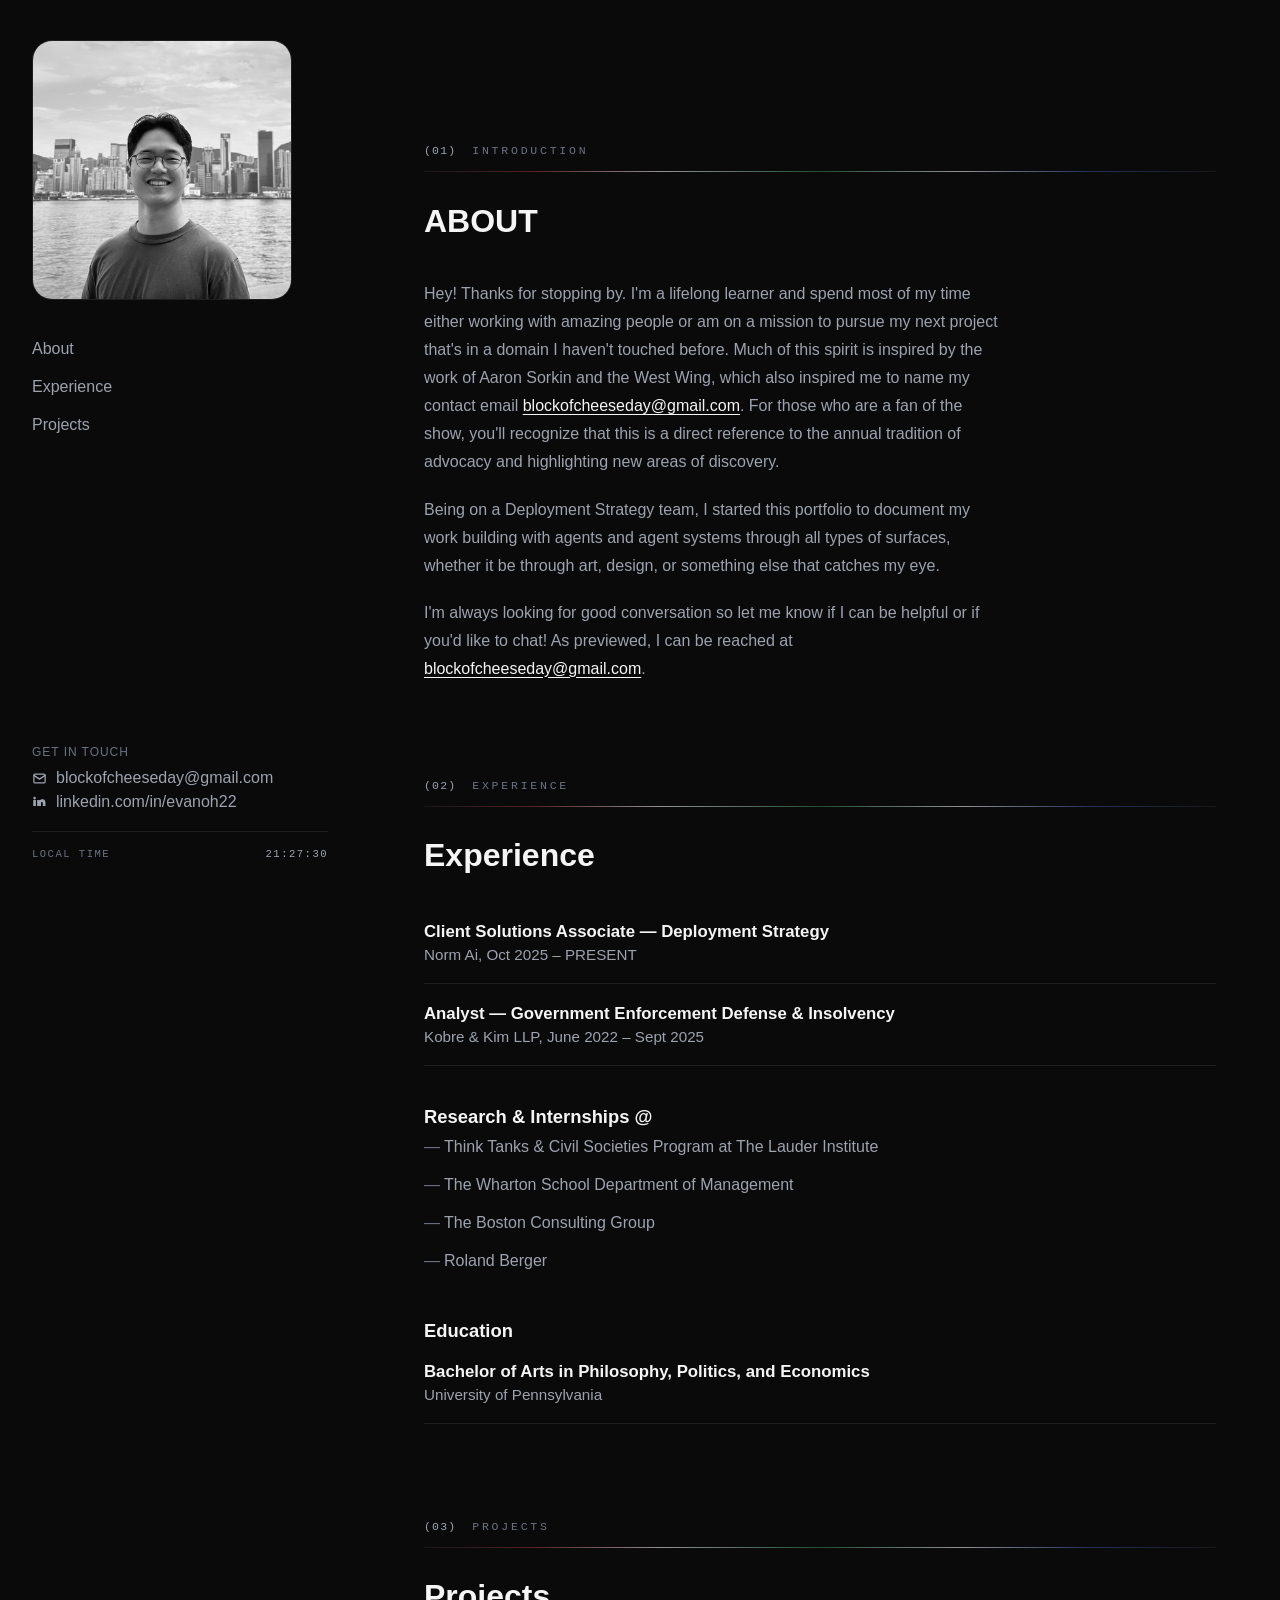
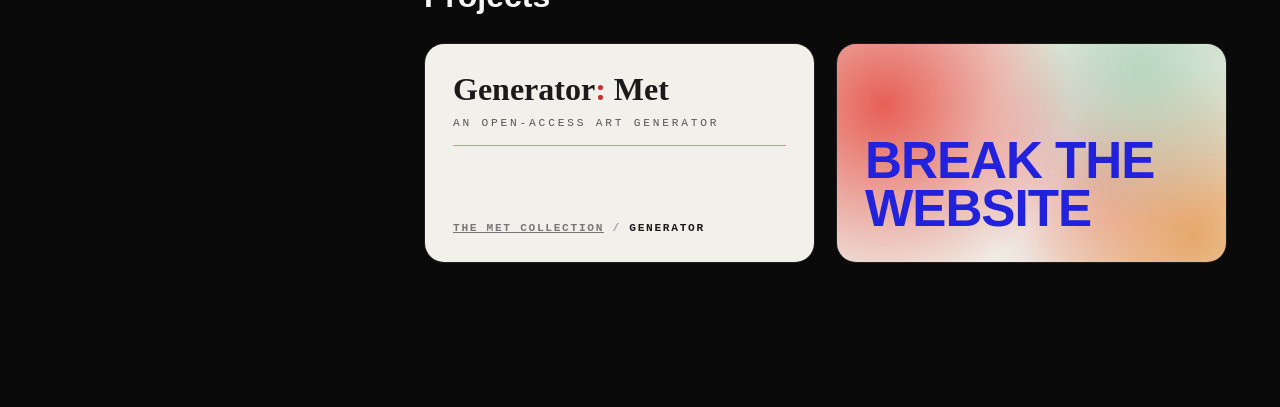
<file: index.html>
<!doctype html>
<html lang="en">
<head>
  <meta charset="utf-8">
  <meta name="viewport" content="width=device-width, initial-scale=1">
  <title>About — Portfolio</title>
  <meta name="description" content="Personal portfolio — building with agents and agent systems across art, design, and more.">
  <link rel="stylesheet" href="css/base.css">
  <link rel="stylesheet" href="css/content.css">
  <link rel="stylesheet" href="css/projects.css">
</head>
<body>

  <aside class="sidebar">
    <img
      class="profile-photo"
      src="assets/IMG_1256.JPG"
      alt="Portrait photo"
      onerror="this.onerror=null;this.src='data:image/svg+xml,%3Csvg%20xmlns%3D%22http://www.w3.org/2000/svg%22%20width%3D%22260%22%20height%3D%22260%22%20viewBox%3D%220%200%20260%20260%22%3E%3Crect%20width%3D%22260%22%20height%3D%22260%22%20fill%3D%22%231a1a1a%22/%3E%3Ccircle%20cx%3D%22130%22%20cy%3D%22100%22%20r%3D%2245%22%20fill%3D%22%233a3a3a%22/%3E%3Cpath%20d%3D%22M50%20215c0-49%2036-88%2080-88s80%2039%2080%2088%22%20fill%3D%22%233a3a3a%22/%3E%3C/svg%3E'"
    />

    <nav class="side-nav">
      <a href="#about">About</a>
      <a href="#experience">Experience</a>
      <a href="#projects">Projects</a>
    </nav>

    <div class="sidebar-contact">
      <p class="contact-label">Get in touch</p>
      <div class="contact-links">
        <a href="mailto:blockofcheeseday@gmail.com">
          <svg viewBox="0 0 24 24" fill="none" stroke="currentColor" stroke-width="2" stroke-linecap="round" stroke-linejoin="round">
            <rect x="3" y="5" width="18" height="14" rx="2"></rect>
            <path d="m3 7 9 6 9-6"></path>
          </svg>
          blockofcheeseday@gmail.com
        </a>
        <a href="https://www.linkedin.com/in/evanoh22/" target="_blank" rel="noopener">
          <svg viewBox="0 0 24 24" fill="currentColor">
            <path d="M4.98 3.5a2.5 2.5 0 1 1 0 5 2.5 2.5 0 0 1 0-5zM2.4 9.4h5.16V21H2.4zM9.9 9.4h4.95v1.58h.07c.69-1.24 2.38-2.55 4.9-2.55 5.24 0 6.2 3.28 6.2 7.54V21h-5.16v-4.9c0-1.17-.02-2.67-1.63-2.67-1.63 0-1.88 1.27-1.88 2.58V21H9.9z" transform="scale(0.83)"></path>
          </svg>
          linkedin.com/in/evanoh22
        </a>
      </div>
      <div class="sidebar-clock">
        <span>Local Time</span>
        <span class="clock-time" id="clock">--:--:--</span>
      </div>
    </div>
  </aside>

  <main class="main">

    <section id="about">
      <div class="section-kicker">
        <span class="k-index">(01)</span>
        <span class="k-label">Introduction</span>
      </div>
      <div class="prism-divider"></div>
      <h1 class="page-title">ABOUT</h1>

      <div class="about-copy">
        <p>Hey! Thanks for stopping by. I'm a lifelong learner and spend most of my time either working with amazing people or am on a mission to pursue my next project that's in a domain I haven't touched before. Much of this spirit is inspired by the work of Aaron Sorkin and the West Wing, which also inspired me to name my contact email <a href="mailto:blockofcheeseday@gmail.com">blockofcheeseday@gmail.com</a>. For those who are a fan of the show, you'll recognize that this is a direct reference to the annual tradition of advocacy and highlighting new areas of discovery.</p>

        <p>Being on a Deployment Strategy team, I started this portfolio to document my work building with agents and agent systems through all types of surfaces, whether it be through art, design, or something else that catches my eye.</p>

        <p>I'm always looking for good conversation so let me know if I can be helpful or if you'd like to chat! As previewed, I can be reached at <a href="mailto:blockofcheeseday@gmail.com">blockofcheeseday@gmail.com</a>.</p>
      </div>
    </section>

    <section id="experience">
      <div class="section-kicker">
        <span class="k-index">(02)</span>
        <span class="k-label">Experience</span>
      </div>
      <div class="prism-divider"></div>
      <h2 class="section-title">Experience</h2>

      <div class="xp-entry">
        <div class="xp-role">Client Solutions Associate — Deployment Strategy</div>
        <div class="xp-meta">Norm Ai, Oct 2025 – PRESENT</div>
      </div>

      <div class="xp-entry">
        <div class="xp-role">Analyst — Government Enforcement Defense &amp; Insolvency</div>
        <div class="xp-meta">Kobre &amp; Kim LLP, June 2022 – Sept 2025</div>
      </div>

      <h3 class="xp-subhead">Research &amp; Internships @</h3>
      <ul class="xp-list">
        <li>Think Tanks &amp; Civil Societies Program at The Lauder Institute</li>
        <li>The Wharton School Department of Management</li>
        <li>The Boston Consulting Group</li>
        <li>Roland Berger</li>
      </ul>

      <h3 class="xp-subhead">Education</h3>
      <div class="xp-entry">
        <div class="xp-role">Bachelor of Arts in Philosophy, Politics, and Economics</div>
        <div class="xp-meta">University of Pennsylvania</div>
      </div>
    </section>

    <section id="projects">
      <div class="section-kicker">
        <span class="k-index">(03)</span>
        <span class="k-label">Projects</span>
      </div>
      <div class="prism-divider"></div>
      <h2 class="section-title">Projects</h2>
      <div class="project-grid">

        <a class="project-card" href="https://artgenerator.app/" target="_blank" rel="noopener">
          <div class="card-face card-met">
            <div class="card-face-top">
              <h3 class="met-headline">Generator<span class="met-colon">:</span> Met</h3>
              <p class="met-tagline">AN OPEN-ACCESS ART GENERATOR</p>
              <hr class="met-rule">
            </div>
            <div class="met-breadcrumb">
              <span class="met-crumb-muted">THE MET COLLECTION</span>
              <span class="met-crumb-sep"> / </span>
              <span class="met-crumb-dark">GENERATOR</span>
            </div>
          </div>
          <div class="card-desc">
            This web app explores how I approach abstracting the physicality of a museum visit into a digital medium. Currently being referenced on the backend for a new project training agents on the Met Museum Open Access database.
          </div>
        </a>

        <a class="project-card" href="https://project-4-frontend-pi.vercel.app/" target="_blank" rel="noopener">
          <div class="card-face card-break">
            <div class="break-headline">
              <span>BREAK THE</span>
              <span>WEBSITE</span>
            </div>
          </div>
          <div class="card-desc">
            This web app is an independent project built to educate through illustration, showing how agent loops work by way of a familiar surface: design and website maintenance.
          </div>
        </a>

      </div>
    </section>

  </main>

  <div class="cursor-diamond" aria-hidden="true">
    <svg viewBox="0 0 24 24"><path d="M12 0c.6 6.4 5 10.8 11.4 11.4-6.4.6-10.8 5-11.4 11.4C11.4 16.4 7 12 0 11.4 6.4 10.8 11.4 6.4 12 0Z"/></svg>
    <svg viewBox="0 0 24 24"><path d="M12 0c.6 6.4 5 10.8 11.4 11.4-6.4.6-10.8 5-11.4 11.4C11.4 16.4 7 12 0 11.4 6.4 10.8 11.4 6.4 12 0Z"/></svg>
    <svg viewBox="0 0 24 24"><path d="M12 0c.6 6.4 5 10.8 11.4 11.4-6.4.6-10.8 5-11.4 11.4C11.4 16.4 7 12 0 11.4 6.4 10.8 11.4 6.4 12 0Z"/></svg>
  </div>

  <script src="js/site.js"></script>
  <script src="js/projects.js"></script>
</body>
</html>
</file>
<file: css/base.css>
:root {
  --bg: #0a0a0a;
  --bg-card: #111111;
  --border: #1f1f1f;
  --border-hover: #333333;
  --text: #f5f5f5;
  --text-muted: #9ca3af;
  --text-dim: #6b7280;
  --radius-lg: 20px;
  --radius-md: 14px;
  --sidebar-w: 360px;
  --font-sans: "Inter", -apple-system, BlinkMacSystemFont, "Segoe UI", Roboto, "Helvetica Neue", Arial, sans-serif;
  --font-mono: ui-monospace, "SFMono-Regular", "SF Mono", Menlo, Consolas, "Liberation Mono", monospace;
}

/* Editorial monospace metadata (Roshan Sahu influence) */
.mono {
  font-family: var(--font-mono);
  text-transform: uppercase;
  letter-spacing: 0.18em;
  font-size: 0.7rem;
  color: var(--text-dim);
}

*,
*::before,
*::after {
  box-sizing: border-box;
}

body {
  margin: 0;
}

img {
  max-width: 100%;
}

html {
  scroll-behavior: smooth;
}

body {
  background: var(--bg);
  color: var(--text);
  font-family: var(--font-sans);
  -webkit-font-smoothing: antialiased;
  -moz-osx-font-smoothing: grayscale;
}

.sidebar {
  position: fixed;
  top: 0;
  left: 0;
  height: 100vh;
  width: var(--sidebar-w);
  padding: 40px 32px;
  display: flex;
  flex-direction: column;
  gap: 32px;
}

.profile-photo {
  display: block;
  width: 100%;
  max-width: 260px;
  aspect-ratio: 1 / 1;
  object-fit: cover;
  border-radius: var(--radius-lg);
  filter: grayscale(1);
  border: 1px solid var(--border);
}

.side-nav {
  display: flex;
  flex-direction: column;
  gap: 4px;
}

.side-nav a {
  display: block;
  padding: 8px 0;
  color: var(--text-muted);
  text-decoration: none;
  transition: color 0.2s;
}

.side-nav a:hover {
  color: var(--text);
}

.sidebar-contact {
  margin-top: auto;
}

.sidebar-contact .contact-label {
  margin: 0 0 10px;
  font-size: 0.75rem;
  letter-spacing: 0.08em;
  text-transform: uppercase;
  color: var(--text-dim);
}

.contact-links {
  display: flex;
  flex-direction: column;
  gap: 6px;
}

.contact-links a {
  display: inline-flex;
  align-items: center;
  gap: 9px;
  color: var(--text-muted);
  text-decoration: none;
  transition: color 0.2s;
  width: fit-content;
}

.contact-links a svg {
  width: 15px;
  height: 15px;
  flex-shrink: 0;
}

.contact-links a:hover {
  color: var(--text);
}

/* Live local-time clock (Roshan Sahu "current time" influence) */
.sidebar-clock {
  margin-top: 20px;
  padding-top: 16px;
  border-top: 1px solid var(--border);
  display: flex;
  justify-content: space-between;
  align-items: center;
  font-family: var(--font-mono);
  text-transform: uppercase;
  letter-spacing: 0.14em;
  font-size: 0.66rem;
  color: var(--text-dim);
}

.sidebar-clock .clock-time {
  color: var(--text-muted);
  font-variant-numeric: tabular-nums;
}

.main {
  margin-left: var(--sidebar-w);
  max-width: 1100px;
  padding: 96px 64px;
}

section {
  padding-block: 48px;
}

/* Section kicker: mono index + label (Roshan Sahu grid influence) */
.section-kicker {
  display: flex;
  align-items: center;
  gap: 16px;
  margin-bottom: 14px;
}

.section-kicker .k-index {
  font-family: var(--font-mono);
  font-size: 0.72rem;
  letter-spacing: 0.1em;
  color: var(--text-muted);
}

.section-kicker .k-label {
  font-family: var(--font-mono);
  text-transform: uppercase;
  letter-spacing: 0.24em;
  font-size: 0.72rem;
  color: var(--text-dim);
  white-space: nowrap;
}

.section-title {
  font-size: 2rem;
  font-weight: 600;
  margin-bottom: 28px;
}

@media (max-width: 900px) {
  .sidebar {
    position: static;
    height: auto;
    width: auto;
    flex-direction: row;
    flex-wrap: wrap;
    align-items: center;
    gap: 20px 24px;
    padding: 24px;
  }

  .profile-photo {
    width: 96px;
    max-width: 96px;
  }

  .side-nav {
    flex-direction: row;
    flex-wrap: wrap;
  }

  .sidebar-contact {
    margin-top: 0;
    width: 100%;
  }

  .sidebar-clock {
    display: none;
  }

  .main {
    margin-left: 0;
    padding: 48px 24px;
  }
}
</file>
<file: css/content.css>
/* Page title (About) — matches the Experience/Projects section titles: plain white */
.page-title {
  font-size: 2rem;
  font-weight: 600;
  line-height: 1.2;
  margin: 0 0 28px;
  color: var(--text);
}

/*
 * Prism divider beneath each section kicker — mostly white with muted
 * red / green / blue tints, echoing the cursor-tracking diamond.
 */
.prism-divider {
  height: 1px;
  border: 0;
  margin: 0 0 30px;
  background: linear-gradient(
    90deg,
    rgba(255, 255, 255, 0.05) 0%,
    rgba(255, 80, 110, 0.32) 14%,
    rgba(255, 255, 255, 0.55) 30%,
    rgba(80, 220, 150, 0.32) 50%,
    rgba(255, 255, 255, 0.55) 68%,
    rgba(90, 130, 255, 0.32) 84%,
    rgba(255, 255, 255, 0.05) 100%
  );
}

/*
 * Prism diamond that trails the cursor (JS-positioned).
 * Three stacked serifed diamonds — red / green / blue — blended
 * with `screen` so they read white when aligned and fan into
 * rainbow fringes as they separate with pointer velocity.
 */
.cursor-diamond {
  position: fixed;
  top: 0;
  left: 0;
  width: 26px;
  height: 26px;
  margin: -13px 0 0 -13px;
  pointer-events: none;
  z-index: 9999;
  opacity: 0;
  transition: opacity 0.3s ease;
  will-change: transform;
}

.cursor-diamond.is-active {
  opacity: 1;
}

.cursor-diamond svg {
  position: absolute;
  inset: 0;
  width: 100%;
  height: 100%;
  mix-blend-mode: screen;
  transition: transform 0.12s ease-out;
}

.cursor-diamond svg:nth-child(1) path { fill: #ff1e56; }
.cursor-diamond svg:nth-child(2) path { fill: #23d18b; }
.cursor-diamond svg:nth-child(3) path { fill: #4d7bff; }

@media (prefers-reduced-motion: reduce) {
  .cursor-diamond svg { transition: none; }
}

.page-subtitle {
  color: var(--text-muted);
  font-size: 1.05rem;
  margin-top: 16px;
  margin-bottom: 0;
}

.page-subtitle .sep {
  color: var(--text-dim);
  margin: 0 8px;
}

/* About copy */
.about-copy {
  margin-top: 40px;
}

.about-copy p {
  color: var(--text-muted);
  line-height: 1.75;
  max-width: 65ch;
  margin: 0 0 1.2em;
}

.about-copy p:last-child {
  margin-bottom: 0;
}

.about-copy a {
  color: var(--text);
  text-decoration: underline;
  text-underline-offset: 3px;
  transition: color 0.2s;
}

.about-copy a:hover {
  color: #ffffff;
}

/* Experience & Education entries share one style */
.xp-entry {
  padding: 20px 0;
  border-bottom: 1px solid var(--border);
}

.xp-role {
  color: var(--text);
  font-weight: 600;
  font-size: 1.05rem;
}

.xp-meta {
  color: var(--text-muted);
  font-size: 0.95rem;
  margin-top: 4px;
}

.xp-subhead {
  margin-top: 40px;
  margin-bottom: 0;
  font-size: 1.15rem;
  font-weight: 600;
  color: var(--text);
}

.xp-list {
  list-style: none;
  margin: 0;
  padding: 0;
}

.xp-list li {
  padding: 10px 0;
  color: var(--text-muted);
  position: relative;
  padding-left: 20px;
}

.xp-list li::before {
  content: "—";
  color: var(--text-dim);
  position: absolute;
  left: 0;
}
</file>
<file: css/projects.css>
/* Projects section — floating animated project cards */

.project-grid {
  display: grid;
  grid-template-columns: repeat(auto-fit, minmax(320px, 1fr));
  gap: 32px;
}

.project-card {
  display: block;
  position: relative;
  text-decoration: none;
  overflow: hidden;
  border-radius: var(--radius-lg);
  border: 1px solid var(--border);
  aspect-ratio: 16 / 9;
  min-height: 220px;
  outline: none;
  transition: transform 0.35s ease, box-shadow 0.35s ease, border-color 0.35s ease;
  animation: floaty 6s ease-in-out infinite;
}

.project-card:nth-child(2) {
  animation-delay: -3s;
}

.project-card:hover,
.project-card:focus-visible {
  animation-play-state: paused;
  transform: translateY(-6px) scale(1.02);
  box-shadow: 0 20px 40px rgba(0, 0, 0, 0.45);
  border-color: var(--border-hover);
}

.project-card:focus-visible {
  outline: 2px solid var(--border-hover);
  outline-offset: 3px;
}

.project-card:hover .card-desc,
.project-card:focus-visible .card-desc {
  opacity: 1;
}

@keyframes floaty {
  0%,
  100% {
    transform: translateY(0);
  }
  50% {
    transform: translateY(-10px);
  }
}

@media (prefers-reduced-motion: reduce) {
  .project-card {
    animation: none;
  }
}

/* Card face — shared base */

.card-face {
  position: absolute;
  inset: 0;
  padding: 28px;
  display: flex;
  flex-direction: column;
  justify-content: space-between;
  transition: transform 0.2s ease;
  will-change: transform;
}

/* Card 1 — Generator: Met */

.card-met {
  background: #f2f0eb;
  color: #1a1a1a;
}

.met-headline {
  font-family: Georgia, "Times New Roman", serif;
  font-weight: 700;
  font-size: 2rem;
  margin: 0 0 10px;
  line-height: 1.1;
}

.met-colon {
  color: #c53030;
}

.met-tagline {
  margin: 0 0 16px;
  font-family: "SFMono-Regular", Consolas, "Liberation Mono", Menlo, monospace;
  font-size: 0.7rem;
  letter-spacing: 0.25em;
  color: #555555;
}

.met-rule {
  border: none;
  border-top: 1px solid rgba(197, 48, 48, 0.5);
  margin: 0;
}

.met-breadcrumb {
  font-family: "SFMono-Regular", Consolas, "Liberation Mono", Menlo, monospace;
  font-size: 0.7rem;
  font-weight: 700;
  letter-spacing: 0.15em;
  text-transform: uppercase;
}

.met-crumb-muted {
  color: #777777;
  text-decoration: underline;
}

.met-crumb-sep {
  color: #999999;
}

.met-crumb-dark {
  color: #1a1a1a;
}

/* Card 2 — Break the Website */

.card-break {
  background: radial-gradient(circle at 12% 28%, rgba(230, 80, 70, 0.9), transparent 50%),
    radial-gradient(circle at 78% 12%, rgba(178, 214, 188, 0.9), transparent 42%),
    radial-gradient(circle at 92% 88%, rgba(228, 150, 70, 0.75), transparent 42%),
    radial-gradient(circle at 70% 60%, rgba(235, 110, 130, 0.5), transparent 45%), #efece4;
  justify-content: flex-end;
}

.break-headline {
  display: flex;
  flex-direction: column;
  text-align: left;
  text-transform: uppercase;
  font-family: var(--font-sans);
  font-weight: 900;
  font-size: clamp(2.4rem, 4vw, 3.2rem);
  letter-spacing: -0.02em;
  line-height: 0.95;
  color: #2222dd;
}

/* Hover / focus description overlay */

.card-desc {
  position: absolute;
  inset: 0;
  display: flex;
  align-items: center;
  padding: 28px;
  background: rgba(10, 10, 10, 0.88);
  color: #e5e5e5;
  font-size: 0.95rem;
  line-height: 1.6;
  opacity: 0;
  transition: opacity 0.3s ease;
  pointer-events: none;
}
</file>
